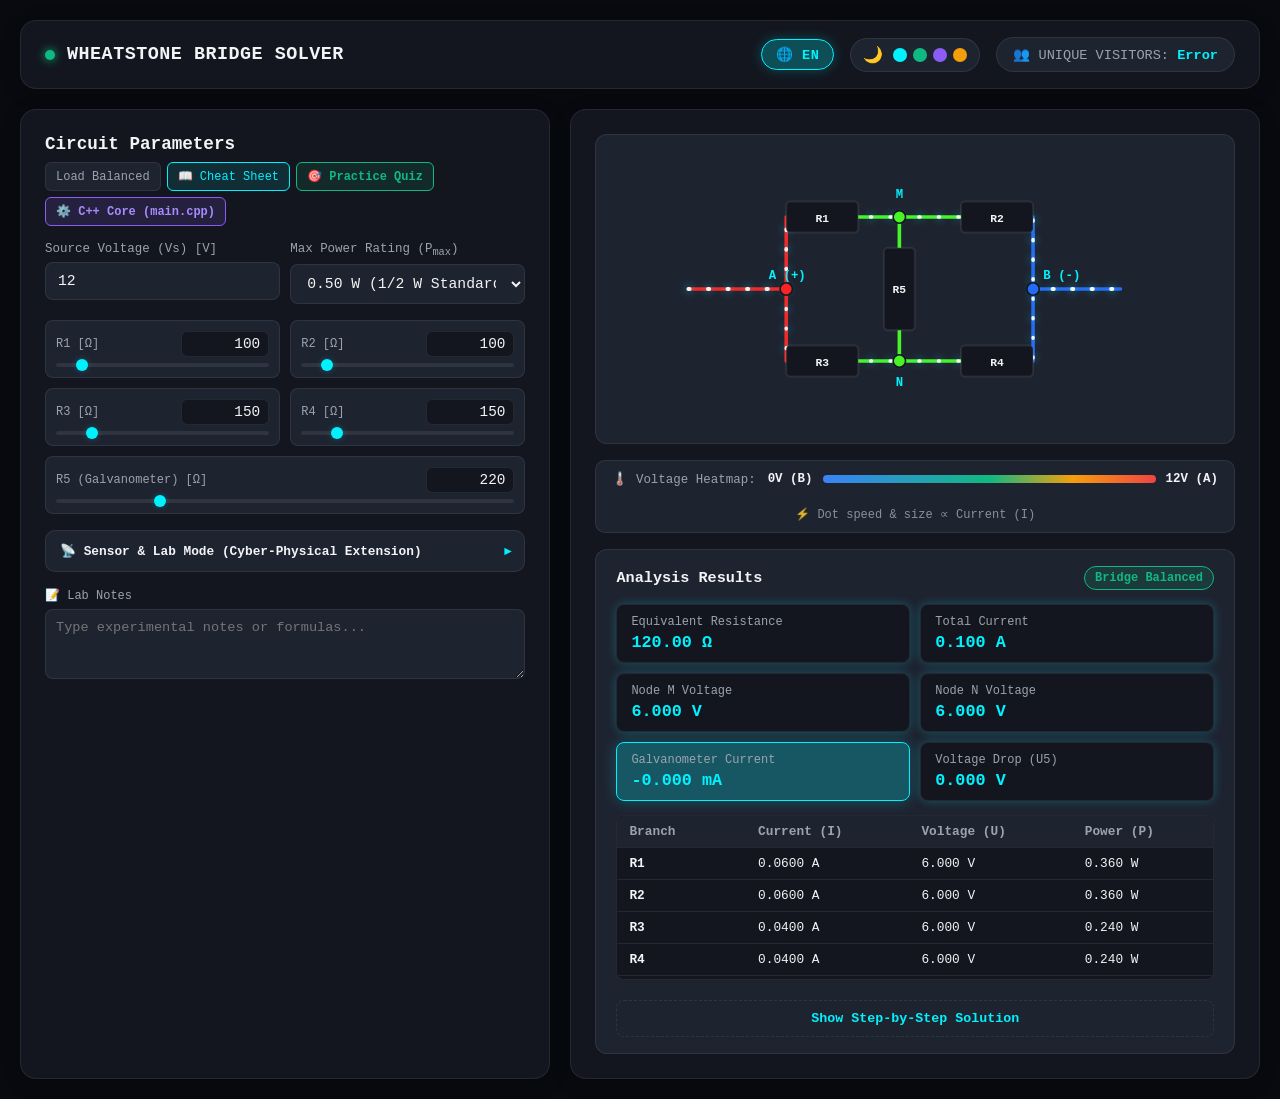
<file: index.html>
<!DOCTYPE html>
<html lang="en" data-theme="dark" data-accent="cyan">
<head>
    <meta charset="UTF-8">
    <meta name="viewport" content="width=device-width, initial-scale=1.0">
    <title>Wheatstone Bridge Engine | Cyber-Physical & C++ Lab</title>
    <link rel="stylesheet" href="style.css">
</head>
<body>
    <div class="app-container">
        <header class="app-header">
            <div class="logo-area">
                <span class="pulse-dot"></span>
                <h1 data-i18n="app_title">WHEATSTONE BRIDGE SOLVER</h1>
            </div>
            <div class="header-controls">
                <button class="lang-switch-btn" id="lang-toggle" title="Switch Language / Đổi Ngôn Ngữ">🌐 EN</button>
                <div class="theme-switcher">
                    <button class="theme-btn" id="theme-toggle" title="Toggle Dark/Light Mode">🌙</button>
                    <div class="accent-pickers">
                        <span class="dot cyan" data-color="cyan" title="Electric Cyan"></span>
                        <span class="dot emerald" data-color="emerald" title="Emerald Green"></span>
                        <span class="dot purple" data-color="purple" title="Cyber Purple"></span>
                        <span class="dot amber" data-color="amber" title="Amber Gold"></span>
                    </div>
                </div>
                <div class="visitor-badge" id="visitor-counter">
                    👥 <span data-i18n="unique_visitors">UNIQUE VISITORS:</span> <span class="count-value">Loading...</span>
                </div>
            </div>
        </header>

        <main class="dashboard-grid">
            <!-- BẢNG ĐIỀU KHIỂN BÊN TRÁI -->
            <section class="panel control-panel">
                <div class="panel-header">
                    <h2 data-i18n="circuit_params">Circuit Parameters</h2>
                    <div style="display: flex; flex-wrap: wrap; gap: 6px;">
                        <button id="preset-balanced" class="preset-btn" data-i18n="load_preset">Load Balanced</button>
                        <button id="open-theory-btn" class="preset-btn theory-btn" data-i18n="theory_btn">📖 Cheat Sheet</button>
                        <button id="start-quiz-btn" class="preset-btn quiz-btn" data-i18n="quiz_btn">🎯 Practice Quiz</button>
                        <button id="open-cpp-btn" class="preset-btn cpp-btn" data-i18n="cpp_core_btn">⚙️ C++ Core (main.cpp)</button>
                    </div>
                </div>

                <div class="top-params-grid">
                    <div class="input-group main-voltage">
                        <label for="vs" data-i18n="source_voltage">Source Voltage (Vs) [V]</label>
                        <input type="number" id="vs" value="12" step="0.5">
                    </div>
                    <div class="input-group main-voltage">
                        <label for="pmax" data-i18n="pmax_label">Max Power Rating (P<sub>max</sub>)</label>
                        <select id="pmax" class="styled-select">
                            <option value="0.25" data-i18n="pmax_opt1">0.25 W (1/4 W Lab)</option>
                            <option value="0.5" selected data-i18n="pmax_opt2">0.50 W (1/2 W Standard)</option>
                            <option value="1" data-i18n="pmax_opt3">1.00 W (High Power)</option>
                            <option value="2" data-i18n="pmax_opt4">2.00 W (Industrial)</option>
                            <option value="9999" data-i18n="pmax_opt5">∞ Unlimited (Ideal)</option>
                        </select>
                    </div>
                </div>

                <div class="resistors-interactive-grid">
                    <div class="interactive-input-group">
                        <div class="label-row"><label for="r1" data-i18n="r1_label">R1 [Ω]</label><input type="number" id="r1" value="100" step="1"></div>
                        <input type="range" id="r1-slider" min="1" max="1000" value="100" class="slider">
                    </div>
                    <div class="interactive-input-group">
                        <div class="label-row"><label for="r2" data-i18n="r2_label">R2 [Ω]</label><input type="number" id="r2" value="100" step="1"></div>
                        <input type="range" id="r2-slider" min="1" max="1000" value="100" class="slider">
                    </div>
                    <div class="interactive-input-group">
                        <div class="label-row"><label for="r3" data-i18n="r3_label">R3 [Ω]</label><input type="number" id="r3" value="150" step="1"></div>
                        <input type="range" id="r3-slider" min="1" max="1000" value="150" class="slider">
                    </div>
                    <div class="interactive-input-group" id="r4-group-card">
                        <div class="label-row"><label for="r4" data-i18n="r4_label">R4 [Ω]</label><input type="number" id="r4" value="150" step="0.1"></div>
                        <input type="range" id="r4-slider" min="1" max="1000" value="150" class="slider">
                    </div>
                    <div class="interactive-input-group full-width">
                        <div class="label-row"><label for="r5" data-i18n="r5_label">R5 (Galvanometer) [Ω]</label><input type="number" id="r5" value="220" step="1"></div>
                        <input type="range" id="r5-slider" min="1" max="1000" value="220" class="slider">
                    </div>
                </div>

                <!-- ============ NÂNG CẤP 2 (RÚT GỌN CHO VẬT LÝ 11): ỨNG DỤNG CẢM BIẾN THỰC TẾ ============ -->
                <section class="sensor-panel" id="sensor-panel">
                    <button class="sensor-panel-toggle" id="sensor-panel-toggle" type="button" aria-expanded="false" aria-controls="sensor-panel-body">
                        <span data-i18n="sensor_panel_title">📡 Ứng Dụng Thực Tế: Khi R4 là Cảm Biến (Mở rộng)</span>
                        <span class="sensor-chevron collapsed" id="sensor-chevron">▾</span>
                    </button>

                    <!-- Thu gọn mặc định (class="sensor-panel-body collapsed") để học sinh lớp 11 không bị ngợp -->
                    <div class="sensor-panel-body collapsed" id="sensor-panel-body">
                        <p class="sensor-desc" data-i18n="sensor_desc">
                            Trong thực tế, R4 được thay bằng cảm biến có điện trở thay đổi theo nhiệt độ hoặc lực kéo/nén.
                        </p>

                        <div class="sensor-mode-row">
                            <label for="sensor-mode" data-i18n="sensor_mode_label">Chọn vai trò của điện trở R4:</label>
                            <select id="sensor-mode" class="styled-select">
                                <option value="none" data-i18n="sensor_mode_none">1 — Điện trở cố định (Bài tập Vật lý 11 chuẩn)</option>
                                <option value="ntc" data-i18n="sensor_mode_ntc">2 — Cảm biến Nhiệt độ NTC (Tự động bật/tắt điều hòa)</option>
                                <option value="strain" data-i18n="sensor_mode_strain">3 — Cảm biến Lực kéo/nén (Đo biến dạng khung xe)</option>
                            </select>
                        </div>

                        <!-- CHẾ ĐỘ 2: CẢM BIẾN NHIỆT ĐỘ (CHỈ GIỮ 1 THANH TRƯỢT NHIỆT ĐỘ) -->
                        <div class="sensor-block" id="sensor-block-ntc" style="display: none;">
                            <div class="sensor-formula">Quy luật: Nhiệt độ T tăng ➔ Điện trở R4 giảm ➔ Cầu lệch (U5 ≠ 0)</div>
                            <div class="sensor-sweep">
                                <div class="label-row">
                                    <label for="ntc-temp" data-i18n="ntc_temp_label">Nhiệt độ môi trường T [°C]</label>
                                    <input type="number" id="ntc-temp" value="25" step="0.5" min="-10" max="60">
                                </div>
                                <input type="range" id="ntc-temp-slider" min="-10" max="60" value="25" step="0.5" class="slider">
                            </div>
                            <!-- Ẩn các hằng số mặc định để code JS vẫn tính toán bình thường mà không làm rối UI -->
                            <input type="hidden" id="ntc-r0" value="100">
                            <input type="hidden" id="ntc-beta" value="3950">
                        </div>

                        <!-- CHẾ ĐỘ 3: CẢM BIẾN LỰC BIẾN DẠNG (CHỈ GIỮ 1 THANH TRƯỢT KÉO/NÉN) -->
                        <div class="sensor-block" id="sensor-block-strain" style="display: none;">
                            <div class="sensor-formula">Quy luật (R = ρ·l/S): Kéo dãn (+) ➔ R4 tăng | Nén (−) ➔ R4 giảm</div>
                            <div class="sensor-sweep">
                                <div class="label-row">
                                    <label for="strain-ue" data-i18n="strain_ue_label">Độ biến dạng kéo / nén [με]</label>
                                    <input type="number" id="strain-ue" value="0" step="50" min="-5000" max="5000">
                                </div>
                                <input type="range" id="strain-ue-slider" min="-5000" max="5000" value="0" step="50" class="slider">
                            </div>
                            <!-- Ẩn các hằng số mặc định -->
                            <input type="hidden" id="strain-rnom" value="350">
                            <input type="hidden" id="strain-gf" value="2.0">
                            <input type="hidden" id="strain-gain" value="100">
                        </div>

                        <!-- KẾT QUẢ CẢM BIẾN GỌN GÀNG -->
                        <div class="sensor-readout" id="sensor-readout" style="display: none;">
                            <div class="sensor-readout-row">
                                <span data-i18n="sensor_live_r4">Điện trở cảm biến R4 hiện tại</span>
                                <strong id="sensor-r4-value">—</strong>
                            </div>
                            <div class="sensor-readout-row">
                                <span data-i18n="sensor_signal">Hiệu điện thế lệch cầu U5 (V_MN)</span>
                                <strong id="sensor-vmn-value">—</strong>
                            </div>
                            <div class="sensor-verdict" id="sensor-verdict">—</div>
                            <button id="sensor-balance-btn" type="button" class="sensor-balance-btn" data-i18n="sensor_balance_btn">⚖️ Cân bằng lại mạch cầu (Đưa U5 về 0V)</button>
                        </div>

                        <!-- ĐỐI CHIẾU LÝ THUYẾT & SAI SỐ ĐO THỰC TẾ (TỐI GIẢN 3 DÒNG) -->
                        <div class="lab-noise-block">
                            <label class="noise-switch">
                                <input type="checkbox" id="noise-enable">
                                <span data-i18n="noise_enable_label">🔀 Mô phỏng sai số đồng hồ đo thực tế (±2%)</span>
                            </label>

                            <!-- Ẩn các thông số lọc phức tạp -->
                            <input type="hidden" id="noise-pct" value="2">
                            <input type="hidden" id="noise-window" value="16">
                            <input type="hidden" id="adc-bits" value="0">

                            <div class="lab-card" id="lab-card">
                                <div class="lab-card-title" data-i18n="lab_card_title">🔬 So Sánh Lý Thuyết &amp; Thực Hành</div>
                                <div class="lab-row">
                                    <span data-i18n="lab_theory">U5 Lý thuyết (Tính từ C++)</span>
                                    <strong id="lab-theory">—</strong>
                                </div>
                                <div class="lab-row">
                                    <span data-i18n="lab_measured">U5 Thực đo (Có sai số ngẫu nhiên)</span>
                                    <strong id="lab-measured">—</strong>
                                </div>
                                <div class="lab-row">
                                    <span data-i18n="lab_err_raw">Độ lệch sai số tương đối |% Error|</span>
                                    <strong id="lab-err-raw">—</strong>
                                </div>
                                <!-- Ẩn các dòng lọc trung bình trượt & đồ thị phức tạp để giữ tương thích JS -->
                                <div style="display: none;">
                                    <span id="lab-filtered-label"></span><strong id="lab-filtered"></strong>
                                    <strong id="lab-err-filtered"></strong>
                                    <svg id="lab-spark"><line id="spark-theory-line"/><polyline id="spark-trace"/></svg>
                                </div>
                                <div class="lab-note" id="lab-note" data-i18n="lab_note_off">Tích chọn ô trên để xem sự khác biệt giữa tính toán lý thuyết và số đo có sai số trong phòng thí nghiệm.</div>
                            </div>
                        </div>

                        <div class="sensor-lock-overlay" id="sensor-lock-overlay">
                            <span data-i18n="sensor_locked">🔒 Đã khóa trong chế độ Luyện Tập</span>
                        </div>
                    </div>
                </section>

                <div class="notes-container">
                    <label for="lab-notes" data-i18n="lab_notes_label">📝 Lab Notes</label>
                    <textarea id="lab-notes" data-i18n-placeholder="lab_notes_placeholder" placeholder="Type formulas..."></textarea>
                </div>
            </section>

            <!-- BẢNG MÔ PHỎNG & KẾT QUẢ BÊN PHẢI -->
            <section class="panel visual-panel">
                <div class="circuit-viewport">
                    <svg id="bridge-svg" viewBox="0 0 520 280" width="100%" height="100%">
                        <!-- 4 Vùng dây dẫn Đẳng thế -->
                        <path id="wire-node-a" class="circuit-line" d="M 40 140 H 135 M 135 70 V 210" />
                        <path id="wire-node-m" class="circuit-line" d="M 205 70 H 305 M 245 70 V 100" />
                        <path id="wire-node-n" class="circuit-line" d="M 205 210 H 305 M 245 180 V 210" />
                        <path id="wire-node-b" class="circuit-line" d="M 375 70 V 210 M 375 140 H 460" />

                        <!-- Hạt dòng điện chạy trên từng nhánh -->
                        <path id="flow-input" class="current-flow" d="M 40 140 H 135" />
                        <path id="flow-r1" class="current-flow" d="M 135 140 V 70 H 245" />
                        <path id="flow-r3" class="current-flow" d="M 135 140 V 210 H 245" />
                        <path id="flow-r5" class="current-flow" d="M 245 70 V 210" />
                        <path id="flow-r2" class="current-flow" d="M 245 70 H 375 V 140" />
                        <path id="flow-r4" class="current-flow" d="M 245 210 H 375 V 140" />
                        <path id="flow-output" class="current-flow" d="M 375 140 H 460" />

                        <!-- 5 Điện trở -->
                        <rect id="box-r1" x="135" y="55" width="70" height="30" rx="4" class="resistor-box" />
                        <rect id="box-r3" x="135" y="195" width="70" height="30" rx="4" class="resistor-box" />
                        <rect id="box-r5" x="230" y="100" width="30" height="80" rx="4" class="resistor-box" />
                        <rect id="box-r2" x="305" y="55" width="70" height="30" rx="4" class="resistor-box" />
                        <rect id="box-r4" x="305" y="195" width="70" height="30" rx="4" class="resistor-box" />

                        <!-- Nhãn tên Điện trở -->
                        <text x="170" y="75" text-anchor="middle" class="svg-label">R1</text>
                        <text x="170" y="215" text-anchor="middle" class="svg-label">R3</text>
                        <text x="245" y="144" text-anchor="middle" class="svg-label">R5</text>
                        <text x="340" y="75" text-anchor="middle" class="svg-label">R2</text>
                        <text id="svg-r4-label" x="340" y="215" text-anchor="middle" class="svg-label">R4</text>

                        <!-- Biểu tượng Cháy / Quá nhiệt -->
                        <text id="fire-r1" x="170" y="50" text-anchor="middle" class="fire-icon" style="display: none;">🔥</text>
                        <text id="fire-r2" x="340" y="50" text-anchor="middle" class="fire-icon" style="display: none;">🔥</text>
                        <text id="fire-r3" x="170" y="245" text-anchor="middle" class="fire-icon" style="display: none;">🔥</text>
                        <text id="fire-r4" x="340" y="245" text-anchor="middle" class="fire-icon" style="display: none;">🔥</text>
                        <text id="fire-r5" x="275" y="145" text-anchor="middle" class="fire-icon" style="display: none;">🔥</text>

                        <!-- 4 Nút A, B, M, N -->
                        <circle id="node-dot-a" cx="135" cy="140" r="6" class="circuit-node" />
                        <text x="118" y="130" class="node-label">A (+)</text>

                        <circle id="node-dot-b" cx="375" cy="140" r="6" class="circuit-node" />
                        <text x="385" y="130" class="node-label">B (-)</text>

                        <circle id="node-dot-m" cx="245" cy="70" r="6" class="circuit-node" />
                        <text x="245" y="52" text-anchor="middle" class="node-label">M</text>

                        <circle id="node-dot-n" cx="245" cy="210" r="6" class="circuit-node" />
                        <text x="245" y="234" text-anchor="middle" class="node-label">N</text>
                    </svg>
                </div>

                <!-- Chú giải Bản đồ nhiệt Điện thế -->
                <div class="voltage-legend">
                    <span data-i18n="heatmap_label">🌡️ Voltage Heatmap:</span>
                    <div class="legend-bar-wrap">
                        <span>0V (B)</span>
                        <div class="legend-gradient"></div>
                        <span id="legend-vs-max">12V (A)</span>
                    </div>
                    <span data-i18n="particle_hint" style="font-size: 0.75rem;">⚡ Dot speed &amp; size ∝ Current (I)</span>
                </div>

                <!-- Cảnh báo Quá tải Công suất -->
                <div id="burnout-banner" class="burnout-banner" style="display: none;">
                    <span>🔥</span>
                    <span id="burnout-text">OVERLOAD WARNING!</span>
                </div>

                <!-- KHUNG LUYỆN TẬP (QUIZ PANEL) -->
                <div id="quiz-panel" class="quiz-panel">
                    <div class="quiz-header">
                        <h3 data-i18n="quiz_title">🎯 Practice Challenge</h3>
                        <button id="exit-quiz-btn" class="quiz-action-btn" data-i18n="quiz_exit" style="padding: 4px 10px; font-size: 0.75rem;">Exit Quiz</button>
                    </div>
                    <p class="quiz-desc" data-i18n="quiz_desc">Results &amp; heatmap are hidden! Calculate the circuit parameters using the random values on the left and enter your answers below (±2% tolerance):</p>
                    
                    <div class="quiz-inputs-grid">
                        <div class="quiz-input-box">
                            <label for="ans-req" data-i18n="quiz_ans_req">R<sub>eq</sub> [Ω]</label>
                            <input type="number" id="ans-req" step="0.01" placeholder="0.00">
                        </div>
                        <div class="quiz-input-box">
                            <label for="ans-vm" data-i18n="quiz_ans_vm">V<sub>m</sub> [V]</label>
                            <input type="number" id="ans-vm" step="0.01" placeholder="0.00">
                        </div>
                        <div class="quiz-input-box">
                            <label for="ans-ig" data-i18n="quiz_ans_ig">I<sub>5</sub> [mA] (+/-)</label>
                            <input type="number" id="ans-ig" step="0.01" placeholder="0.00">
                        </div>
                    </div>

                    <div class="quiz-actions">
                        <button id="check-quiz-btn" class="quiz-action-btn primary" data-i18n="quiz_check">Check Answer</button>
                        <button id="new-quiz-btn" class="quiz-action-btn" data-i18n="quiz_new">🎲 New Problem</button>
                        <button id="reveal-quiz-btn" class="quiz-action-btn" data-i18n="quiz_reveal">👁️ Give Up &amp; Show Solution</button>
                    </div>

                    <div id="quiz-feedback" class="quiz-feedback"></div>
                </div>

                <div class="results-card" id="results-card">
                    <div class="results-header">
                        <h3 data-i18n="analysis_results">Analysis Results</h3>
                        <div id="status-badge" class="status-badge unbalanced">Bridge Unbalanced</div>
                    </div>
                    <div class="metrics-grid">
                        <div class="metric-item"><span data-i18n="req_label">Equivalent Resistance</span><strong id="req-result">0.00 Ω</strong></div>
                        <div class="metric-item"><span data-i18n="itotal_label">Total Current</span><strong id="itotal-result">0.00 A</strong></div>
                        <div class="metric-item"><span data-i18n="vm_label">Node M Voltage</span><strong id="vc-result">0.00 V</strong></div>
                        <div class="metric-item"><span data-i18n="vn_label">Node N Voltage</span><strong id="vd-result">0.00 V</strong></div>
                        <div class="metric-item highlight-box"><span data-i18n="ig_label">Galvanometer Current</span><strong id="ig-result">0.00 mA</strong></div>
                        <div class="metric-item"><span data-i18n="u5_label">Voltage Drop (U5)</span><strong id="u5-result">0.00 V</strong></div>
                    </div>

                    <div class="detailed-table-container">
                        <table class="detailed-table">
                            <thead>
                                <tr>
                                    <th data-i18n="branch_th">Branch</th>
                                    <th data-i18n="current_th">Current (I)</th>
                                    <th data-i18n="voltage_th">Voltage (U)</th>
                                    <th data-i18n="power_th">Power (P)</th>
                                </tr>
                            </thead>
                            <tbody id="detailed-tbody"></tbody>
                        </table>
                    </div>

                    <button id="toggle-solution-btn" class="solution-toggle-btn" data-i18n="show_solution">Show Step-by-Step Solution</button>
                    <div id="solution-panel" class="step-by-step-panel">
                        <p><strong data-i18n="step_1_title">Step 1: System of Equations</strong></p>
                        <div class="equation-block">
                            <div class="theory-eq" data-i18n="kcl_nodes">KCL at Nodes M &amp; N:</div>
                            <div class="sub-eq">Node M: I<sub>1</sub> - I<sub>2</sub> - I<sub>5</sub> = 0</div>
                            <div class="sub-eq" style="margin-bottom: 12px;">Node N: I<sub>3</sub> - I<sub>4</sub> + I<sub>5</sub> = 0</div>
                            <div class="theory-eq" data-i18n="kvl_loops">KVL for 3 Loops:</div>
                            <div class="sub-eq">Loop 1 (A-M-N-A): R<sub>1</sub>I<sub>1</sub> - R<sub>3</sub>I<sub>3</sub> + R<sub>5</sub>I<sub>5</sub> = 0</div>
                            <div class="sub-eq">Loop 2 (M-B-N-M): -R<sub>2</sub>I<sub>2</sub> + R<sub>4</sub>I<sub>4</sub> + R<sub>5</sub>I<sub>5</sub> = 0</div>
                            <div class="sub-eq">Loop 3 (A-M-B): R<sub>1</sub>I<sub>1</sub> + R<sub>2</sub>I<sub>2</sub> = V<sub>s</sub></div>
                        </div>
                        <p><strong data-i18n="step_2_title">Step 2: Substitute Real Values</strong></p>
                        <div class="equation-block">
                            <div id="sys-eq1" class="equation-line" style="background: transparent; padding: 2px 0;"></div>
                            <div id="sys-eq2" class="equation-line" style="background: transparent; padding: 2px 0;"></div>
                            <div id="sys-eq3" class="equation-line" style="background: transparent; padding: 2px 0;"></div>
                            <div id="sys-eq4" class="equation-line" style="background: transparent; padding: 2px 0;"></div>
                            <div id="sys-eq5" class="equation-line" style="background: transparent; padding: 2px 0;"></div>
                        </div>
                        <p><strong data-i18n="step_25_title">Step 2.5: Augmented Matrix [A | b] &amp; Partial Pivoting (main.cpp)</strong></p>
                        <div class="equation-block">
                            <div class="theory-eq" data-i18n="step_25_desc">Exactly the 5×6 array passed to solveGauss() in main.cpp:</div>
                            <div id="step-matrix-host" class="matrix-host"></div>
                            <div class="theory-eq" style="margin-top: 10px;" data-i18n="step_25_pivot">Partial pivoting log (row swaps performed):</div>
                            <div id="step-pivot-log" class="pivot-log"></div>
                        </div>
                        <p><strong data-i18n="step_3_title">Step 3: Solved Branch Currents</strong></p>
                        <div class="equation-block" style="background: transparent; border: none; padding: 0;">
                            <div class="equation-line">
                                I<sub>1</sub> = <span id="step-i1"></span> A<br>
                                I<sub>2</sub> = <span id="step-i2"></span> A<br>
                                I<sub>3</sub> = <span id="step-i3"></span> A<br>
                                I<sub>4</sub> = <span id="step-i4"></span> A<br>
                                I<sub>5</sub> = <span id="step-i5"></span> A
                            </div>
                        </div>
                        <p><strong data-i18n="step_4_title">Step 4: Law of Conservation of Energy Verification</strong></p>
                        <div class="equation-block">
                            <div class="theory-eq" data-i18n="step_4_desc">The solution is only physically valid if generated power equals dissipated power:</div>
                            <div class="sub-eq">P<sub>source</sub> = V<sub>s</sub> · I<sub>total</sub> = <span id="step-psource"></span> W</div>
                            <div class="sub-eq">Σ P<sub>i</sub> = Σ I<sub>i</sub><sup>2</sup> · R<sub>i</sub> = <span id="step-pconsumed"></span> W</div>
                            <div class="sub-eq" id="step-presidual-row">
                                <span data-i18n="step_4_residual">Absolute residual |ΔP|</span> = <span id="step-presidual"></span> W
                            </div>
                            <div id="step-power-verdict" class="power-verdict"></div>
                        </div>
                    </div>
                </div>
            </section>
        </main>
    </div>

    <!-- MODAL LÝ THUYẾT VẬT LÝ 11 -->
    <div id="theory-modal" class="theory-modal">
        <div class="modal-content">
            <button id="close-theory-btn" class="close-modal-btn">X</button>
            <h3 data-i18n="modal_title">Bí Kíp Giải Mạch Cầu (Vật Lý 11)</h3>
            <h4 data-i18n="modal_h1">1. Nhận dạng mạch cầu và phân loại</h4>
            <p data-i18n="modal_p1">Mạch cầu gồm 2 nút chính (M và N) mà điện trở R5 được mắc giữa 2 nút đó.</p>
            <ul>
                <li data-i18n="modal_l1"><strong>Mạch cầu cân bằng:</strong> Khi R1.R4 = R2.R3</li>
                <li data-i18n="modal_l2"><strong>Mạch cầu không cân bằng:</strong> Khi R1.R4 ≠ R2.R3</li>
            </ul>
            <h4 data-i18n="modal_h2">2. Phương pháp giải mạch cầu cân bằng</h4>
            <p data-i18n="modal_p2">Khi mạch cân bằng, hiệu điện thế U5 = 0 và cường độ dòng điện I5 = 0.</p>
            <ul>
                <li data-i18n="modal_l3"><strong>Bước 1:</strong> Kiểm tra điều kiện R1.R4 = R2.R3.</li>
                <li data-i18n="modal_l4"><strong>Bước 2:</strong> Bỏ qua R5 khỏi mạch điện.</li>
                <li data-i18n="modal_l5"><strong>Bước 3:</strong> Vẽ lại mạch: (R1 nt R3) // (R2 nt R4).</li>
                <li data-i18n="modal_l6"><strong>Bước 4:</strong> Tính Rtđ = (R13 * R24) / (R13 + R24).</li>
                <li data-i18n="modal_l7"><strong>Bước 5:</strong> Áp dụng định luật Ôm để tìm I, U.</li>
            </ul>
            <h4 data-i18n="modal_h3">3. Phương pháp giải mạch cầu không cân bằng (Khuyên dùng)</h4>
            <p data-i18n="modal_p3">Sử dụng định luật Kiếc-sôp (Kirchhoff 1 &amp; 2):</p>
            <ul>
                <li data-i18n="modal_l8"><strong>Bước 1:</strong> Đặt ẩn cường độ dòng điện trên các nhánh (I1 đến I5). Dùng quy tắc nút (KCL) để lập phương trình.</li>
                <li data-i18n="modal_l9"><strong>Bước 2:</strong> Viết phương trình hiệu điện thế (KVL) theo các vòng kín của mạch.</li>
                <li data-i18n="modal_l10"><strong>Bước 3:</strong> Giải hệ phương trình 5 ẩn để tìm các dòng điện.</li>
            </ul>
        </div>
    </div>

    <!-- ============ NÂNG CẤP 1: C++ CORE ENGINE & ARCHITECTURE INSPECTOR ============ -->
    <div id="cpp-modal" class="theory-modal cpp-modal">
        <div class="modal-content cpp-modal-content">
            <button id="close-cpp-btn" class="close-modal-btn">X</button>
            <h3 data-i18n="cpp_modal_title">⚙️ C++ Core Engine &amp; Architecture Inspector</h3>
            <p class="cpp-modal-sub" data-i18n="cpp_modal_sub">
                This application runs no 2×2 shortcut. Every value is computed by the exact 5×6 Gaussian Elimination with Partial Pivoting algorithm hand-written in main.cpp.
            </p>

            <div class="cpp-tabs" role="tablist">
                <button class="cpp-tab active" data-tab="trace" role="tab" data-i18n="cpp_tab1">Tab 1 — Live 5×6 Gaussian Trace</button>
                <button class="cpp-tab" data-tab="cli" role="tab" data-i18n="cpp_tab2">Tab 2 — C++ CLI Terminal Simulator</button>
                <button class="cpp-tab" data-tab="source" role="tab" data-i18n="cpp_tab3">Tab 3 — Hand-Written C++ Source &amp; Authorship</button>
            </div>

            <!-- TAB 1: LIVE GAUSSIAN TRACE -->
            <div class="cpp-pane active" id="cpp-pane-trace">
                <div class="cpp-section-label" data-i18n="cpp_trace_params">Current circuit parameters fed into solveGauss()</div>
                <div id="cpp-params" class="cpp-params"></div>

                <div class="cpp-section-label" data-i18n="cpp_trace_initial">1 — Initial augmented matrix [A | b] (5 rows × 6 cols)</div>
                <div id="cpp-matrix-initial" class="matrix-host"></div>

                <div class="cpp-section-label" data-i18n="cpp_trace_pivot">2 — Partial pivoting: abs(matrix[r][c]) &gt; abs(matrix[maxRow][c])</div>
                <div id="cpp-pivot-log" class="pivot-log"></div>

                <div class="cpp-section-label" data-i18n="cpp_trace_upper">3 — Upper-triangular matrix after forward elimination</div>
                <div id="cpp-matrix-upper" class="matrix-host"></div>

                <div class="cpp-section-label" data-i18n="cpp_trace_back">4 — Back substitution → branch currents I1..I5</div>
                <div id="cpp-back-sub" class="back-sub-host"></div>

                <div class="cpp-section-label" data-i18n="cpp_trace_power">5 — Power conservation check (main.cpp lines 105–145)</div>
                <div id="cpp-power-check" class="power-check-host"></div>
            </div>

            <!-- TAB 2: CLI TERMINAL SIMULATOR -->
            <div class="cpp-pane" id="cpp-pane-cli">
                <div class="cpp-section-label" data-i18n="cpp_cli_label">Exact stdout of compiled main.cpp for the current parameters</div>
                <div class="terminal-window">
                    <div class="terminal-bar">
                        <span class="term-dot red"></span><span class="term-dot amber"></span><span class="term-dot green"></span>
                        <span class="terminal-title">main.exe — Wheatstone Bridge C++ CLI</span>
                    </div>
                    <pre class="terminal-body" id="terminal-body"></pre>
                </div>
                <div class="cpp-actions">
                    <button id="run-cli-btn" class="cpp-action-btn primary" data-i18n="cpp_run_btn">▶ Run C++ CLI Simulation</button>
                    <button id="copy-cli-btn" class="cpp-action-btn" data-i18n="cpp_copy_cli_btn">📋 Copy C++ Output</button>
                    <button id="download-cpp-btn" class="cpp-action-btn" data-i18n="cpp_download_btn">⬇ Download main.cpp</button>
                </div>
            </div>

            <!-- TAB 3: SOURCE & AUTHORSHIP ARCHITECTURE -->
            <div class="cpp-pane" id="cpp-pane-source">
                <div class="author-badge">
                    <div class="author-badge-title" data-i18n="arch_title">🏷️ Engineering Authorship &amp; System Architecture Statement</div>
                    <div class="author-row">
                        <span class="author-tag cpp" data-i18n="arch_cpp_tag">Core Mathematical &amp; Physics Engine (main.cpp) — 100% Hand-Written in C++ by Trinh Dinh Nhat Quang</span>
                        <p data-i18n="arch_cpp_body">
                            Independently formulated and implemented in C++ by Trinh Dinh Nhat Quang: 5×6 KCL/KVL linear system construction, Gaussian Elimination with Partial Pivoting (solveGauss), nodal potential derivation (V_M, V_N, V_MN), and rigorous verification of the Law of Conservation of Energy (P_source == P_consumed_total).
                        </p>
                    </div>
                    <div class="author-row">
                        <span class="author-tag web" data-i18n="arch_web_tag">Interactive Web UI &amp; Cyber-Physical Telemetry Visualization</span>
                        <p data-i18n="arch_web_body">
                            System architecture designed by Trinh Dinh Nhat Quang with AI-assisted frontend implementation (index.html, style.css, script.js), directly executing and visualizing the C++ mathematical core alongside transducer and sensor-noise models.
                        </p>
                    </div>
                </div>
                <div class="cpp-section-label" data-i18n="cpp_source_label">main.cpp — Hand-Written C++ Source Code</div>
                <pre class="code-block"><code id="cpp-code-host"></code></pre>
                <div class="cpp-actions">
                    <button id="download-cpp-btn2" class="cpp-action-btn" data-i18n="cpp_download_btn">⬇ Download main.cpp</button>
                    <button id="copy-cpp-btn2" class="cpp-action-btn" data-i18n="cpp_copy_btn">📋 Copy C++ Source</button>
                </div>
            </div>
        </div>
    </div>

    <!-- Nhúng nguyên văn mã nguồn main.cpp để hiển thị và tải về -->
    <script type="text/plain" id="cpp-source-raw">
#include <iostream>
#include <iomanip>
#include <cmath>

using namespace std;

// === GAUSS SOLVER WITH PARTIAL PIVOTING ===
bool solveGauss(double matrix[5][6], double I[5], int N) {
    for (int c = 0; c < N; c++) {
        int maxRow = c;
        for (int r = c + 1; r < N; r++) {
            if (abs(matrix[r][c]) > abs(matrix[maxRow][c])) {
                maxRow = r;
            }
        }

        if (maxRow != c) {
            for (int q = c; q <= N; q++) {
                swap(matrix[c][q], matrix[maxRow][q]);
            }
        }

        if (abs(matrix[c][c]) < 1e-9) {
            return false;
        }

        for (int r = c + 1; r < N; r++) {
            double factor = matrix[r][c] / matrix[c][c];
            for (int q = c; q <= N; q++) {
                matrix[r][q] -= factor * matrix[c][q];
            }
        }
    }

    for (int k = N - 1; k >= 0; k--) {
        double sum = matrix[k][N];
        for (int m = k + 1; m < N; m++) {
            sum -= matrix[k][m] * I[m];
        }
        I[k] = sum / matrix[k][k];
    }

    return true;
}

int main() {
    double R1, R2, R3, R4, R5, Vs;

    cout << "================================================================" << endl;
    cout << "                WHEATSTONE BRIDGE CIRCUIT SOLVER                " << endl;
    cout << "================================================================" << endl;

    // Display ASCII Circuit Schematic
    cout << "                       CIRCUIT SCHEMATIC                        " << endl;
    cout << "       +----------[ R1 ]----------+----------[ R2 ]----------+  " << endl;
    cout << "       |                          |                          |  " << endl;
    cout << "  o----+                          |                          +----o" << endl;
    cout << " (+Vs) |                        [ R5 ]                       |   (GND)" << endl;
    cout << "       |                          |                          |  " << endl;
    cout << "       +----------[ R3 ]----------+----------[ R4 ]----------+  " << endl;
    cout << "================================================================" << endl << endl;

    // Prompt user for input values (Aligned)
    cout << "Enter R1 (Ohm)  : "; cin >> R1;
    cout << "Enter R2 (Ohm)  : "; cin >> R2;
    cout << "Enter R3 (Ohm)  : "; cin >> R3;
    cout << "Enter R4 (Ohm)  : "; cin >> R4;
    cout << "Enter R5 (Ohm)  : "; cin >> R5;
    cout << "Enter Vs (Volt) : "; cin >> Vs;

    // Validate resistor and voltage values
    if (R1 <= 0 || R2 <= 0 || R3 <= 0 || R4 <= 0 || R5 <= 0 || Vs <= 0) {
        cout << "\n[Error]: All resistance values and source voltage must be greater than 0!" << endl;
        return 1;
    }

    // Kirchhoff System Matrix Formulation (5x6)
    // Cập nhật theo đúng Topology chuẩn: M giữa R1-R2, N giữa R3-R4, R5 nối M-N
    double matrix[5][6] = {
        { 1.0, -1.0,  0.0,  0.0, -1.0, 0.0 }, // KCL Node M: I1 - I2 - I5 = 0
        { 0.0,  0.0,  1.0, -1.0,  1.0, 0.0 }, // KCL Node N: I3 - I4 + I5 = 0
        {  R1,  0.0,  -R3,  0.0,   R5, 0.0 }, // KVL Vòng trái (A-M-N-A): R1*I1 - R3*I3 + R5*I5 = 0
        { 0.0,  -R2,  0.0,   R4,   R5, 0.0 }, // KVL Vòng phải (M-B-N-M): -R2*I2 + R4*I4 + R5*I5 = 0
        {  R1,   R2,  0.0,  0.0,  0.0,  Vs }  // KVL Nhánh trên (A-M-B): R1*I1 + R2*I2 = Vs
    };

    double I[5];
    int N = 5;

    // Solve system of equations
    if (!solveGauss(matrix, I, N)) {
        cout << "\n[Error]: Unable to solve system of equations (Singular matrix)!" << endl;
        return 1;
    }

    // Derived Parameters Calculation
    double I_total = I[0] + I[2]; // Dòng điện nguồn: I_total = I1 + I3
    double Req = Vs / I_total;

    // Node voltages (Khớp biến M, N với frontend)
    double V_M = Vs - (I[0] * R1);
    double V_N = Vs - (I[2] * R3);
    double V_MN = V_M - V_N;

    // Power consumption calculations
    double P[5];
    double P_consumed_total = 0;
    for (int i = 0; i < 5; i++) {
        P[i] = I[i] * I[i] * (i == 0 ? R1 : i == 1 ? R2 : i == 2 ? R3 : i == 3 ? R4 : R5);
        P_consumed_total += P[i];
    }
    double P_source = Vs * I_total;

    // Display output results
    cout << "\n================================================================" << endl;
    cout << "                        ANALYSIS RESULTS                        " << endl;
    cout << "================================================================" << endl;
    cout << fixed << setprecision(4);

    cout << "BRANCH CURRENTS:" << endl;
    for (int i = 0; i < N; i++) {
        cout << " - I" << i + 1 << " = " << I[i] << " A (" << I[i] * 1000 << " mA)" << endl;
    }

    cout << "\nNODE VOLTAGES & BRIDGE DIFFERENTIAL:" << endl;
    cout << " - Node M Potential (V_M) = " << V_M << " V" << endl;
    cout << " - Node N Potential (V_N) = " << V_N << " V" << endl;
    cout << " - Voltage Difference V_MN = " << V_MN << " V" << endl;

    cout << "\nBRIDGE STATE:" << endl;
    if (abs(I[4]) < 1e-6) {
        cout << " -> BALANCED WHEATSTONE BRIDGE (I5 = 0 A, V_MN = 0 V)" << endl;
    } else {
        cout << " -> UNBALANCED WHEATSTONE BRIDGE" << endl;
    }

    cout << "\nTOTAL CIRCUIT & ENERGY PARAMETERS:" << endl;
    cout << " - Total Current (I_total) = " << I_total << " A" << endl;
    cout << " - Equivalent Resistance (Req) = " << Req << " Ohm" << endl;
    cout << " - Source Power (P_source) = " << P_source << " Watt" << endl;
    cout << " - Total Power Dissipating on Resistors = " << P_consumed_total << " Watt" << endl;

    if (abs(P_source - P_consumed_total) < 1e-4) {
        cout << " -> Power Conservation Check: PASSED (100% Exact)" << endl;
    }

    cout << "================================================================" << endl;

    return 0;
}
    </script>

    <script src="script.js"></script>
</body>
</html>
</file>
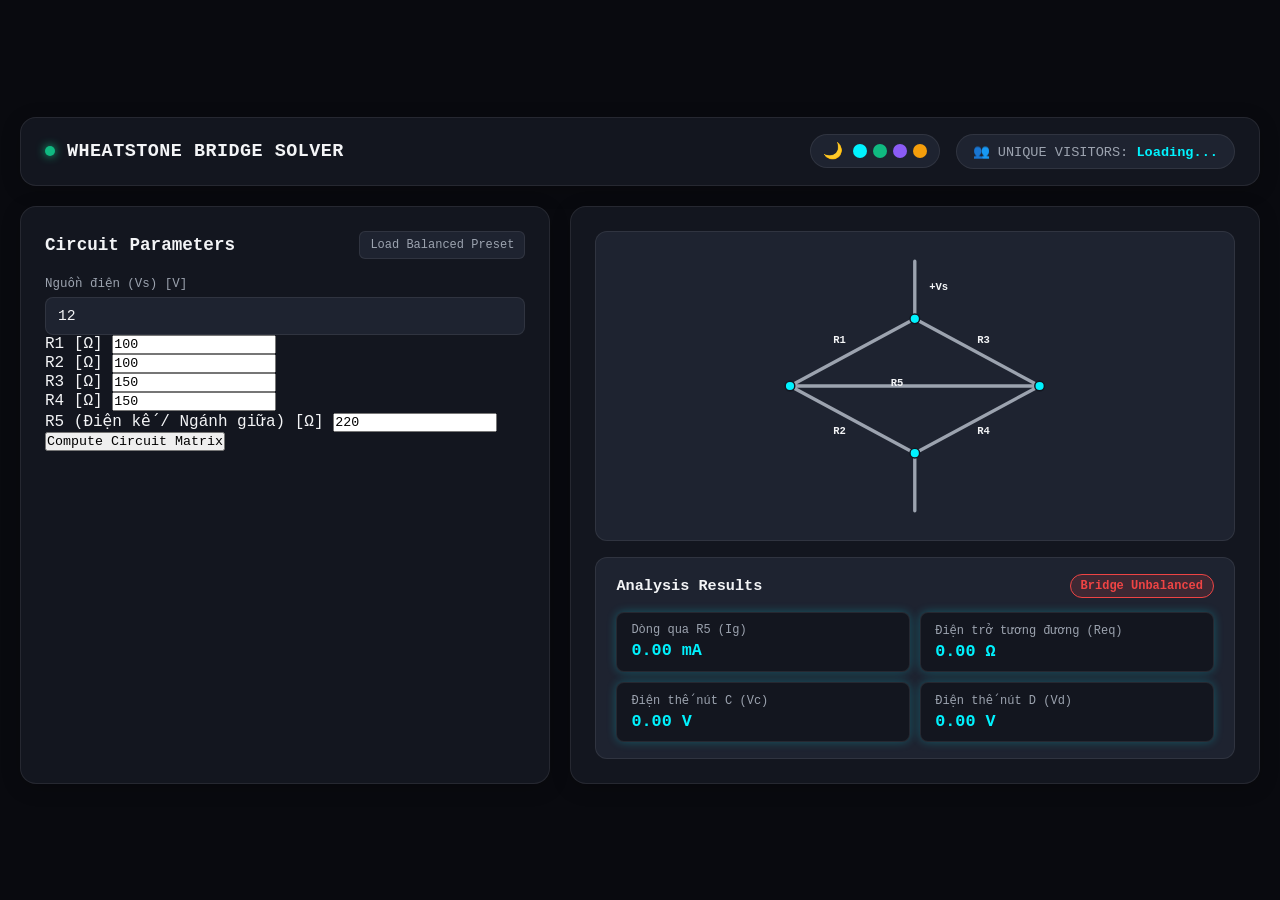
<file: index.html.html>
<!DOCTYPE html>
<html lang="vi" data-theme="dark" data-accent="cyan">
<head>
    <meta charset="UTF-8">
    <meta name="viewport" content="width=device-width, initial-scale=1.0">
    <title>Wheatstone Bridge Engine | Advanced Solver</title>
    <!-- Google Fonts: Inter & JetBrains Mono -->
    <link href="https://fonts.googleapis.com/css2?family=Inter:wght@400;500;600&family=JetBrains+Mono:wght@400;600&display=swap" rel="stylesheet">
    <link rel="stylesheet" href="style.css">
</head>
<body>
    <div class="app-container">
        <!-- Header -->
        <header class="app-header">
            <div class="logo-area">
                <span class="pulse-dot"></span>
                <h1>WHEATSTONE BRIDGE SOLVER</h1>
            </div>
            
            <div class="header-controls">
                <!-- Theme & Accent Switchers -->
                <div class="theme-switcher">
                    <button class="theme-btn" id="theme-toggle" title="Chuyển đổi Dark/Light Mode">🌙</button>
                    <div class="accent-pickers">
                        <span class="dot cyan" data-color="cyan" title="Electric Cyan"></span>
                        <span class="dot emerald" data-color="emerald" title="Emerald Green"></span>
                        <span class="dot purple" data-color="purple" title="Cyber Purple"></span>
                        <span class="dot amber" data-color="amber" title="Amber Gold"></span>
                    </div>
                </div>

                <!-- Unique Visitor Badge -->
                <div class="visitor-badge" id="visitor-counter">
                    👥 UNIQUE VISITORS: <span class="count-value">Loading...</span>
                </div>
            </div>
        </header>

        <!-- Main Dashboard Grid -->
        <main class="dashboard-grid">
            <!-- Control Panel (Left) -->
            <section class="panel control-panel">
                <div class="panel-header">
                    <h2>Circuit Parameters</h2>
                    <button id="preset-balanced" class="preset-btn">Load Balanced Preset</button>
                </div>

                <div class="input-group main-voltage">
                    <label for="vs">Nguồn điện (Vs) [V]</label>
                    <input type="number" id="vs" value="12" step="0.1">
                </div>

                <div class="resistors-grid">
                    <div class="input-group">
                        <label for="r1">R1 [Ω]</label>
                        <input type="number" id="r1" value="100" step="1">
                    </div>
                    <div class="input-group">
                        <label for="r2">R2 [Ω]</label>
                        <input type="number" id="r2" value="100" step="1">
                    </div>
                    <div class="input-group">
                        <label for="r3">R3 [Ω]</label>
                        <input type="number" id="r3" value="150" step="1">
                    </div>
                    <div class="input-group">
                        <label for="r4">R4 [Ω]</label>
                        <input type="number" id="r4" value="150" step="1">
                    </div>
                    <div class="input-group full-width">
                        <label for="r5">R5 (Điện kế / Ngánh giữa) [Ω]</label>
                        <input type="number" id="r5" value="220" step="1">
                    </div>
                </div>

                <button id="calculate-btn" class="primary-btn">Compute Circuit Matrix</button>
            </section>

            <!-- Visualizer & Results (Right) -->
            <section class="panel visual-panel">
                <div class="circuit-viewport">
                    <!-- Sơ đồ mạch SVG Tương tác -->
                    <svg id="bridge-svg" viewBox="0 0 500 300" width="100%" height="100%">
                        <!-- Đường dẫn dây dẫn -->
                        <path class="circuit-line" d="M 250 20 L 250 80 M 250 80 L 120 150 M 250 80 L 380 150 M 120 150 L 380 150 M 120 150 L 250 220 M 380 150 L 250 220 M 250 220 L 250 280" />
                        
                        <!-- Các nút mạch (Nodes) -->
                        <circle cx="250" cy="80" r="5" class="circuit-node" />
                        <circle cx="120" cy="150" r="5" class="circuit-node" />
                        <circle cx="380" cy="150" r="5" class="circuit-node" />
                        <circle cx="250" cy="220" r="5" class="circuit-node" />

                        <!-- Nhãn điện trở trên SVG -->
                        <text x="165" y="105" class="svg-label">R1</text>
                        <text x="315" y="105" class="svg-label">R3</text>
                        <text x="225" y="150" class="svg-label r5-label">R5</text>
                        <text x="165" y="200" class="svg-label">R2</text>
                        <text x="315" y="200" class="svg-label">R4</text>
                        <text x="265" y="50" class="svg-label vs-label">+Vs</text>
                    </svg>
                </div>

                <div class="results-card">
                    <div class="results-header">
                        <h3>Analysis Results</h3>
                        <div id="status-badge" class="status-badge unbalanced">Bridge Unbalanced</div>
                    </div>
                    
                    <div class="metrics-grid">
                        <div class="metric-item">
                            <span>Dòng qua R5 (Ig)</span>
                            <strong id="ig-result">0.00 mA</strong>
                        </div>
                        <div class="metric-item">
                            <span>Điện trở tương đương (Req)</span>
                            <strong id="req-result">0.00 Ω</strong>
                        </div>
                        <div class="metric-item">
                            <span>Điện thế nút C (Vc)</span>
                            <strong id="vc-result">0.00 V</strong>
                        </div>
                        <div class="metric-item">
                            <span>Điện thế nút D (Vd)</span>
                            <strong id="vd-result">0.00 V</strong>
                        </div>
                    </div>
                </div>
            </section>
        </main>
    </div>
    <script src="script.js"></script>
</body>
</html>
</file>
<file: style.css>
:root {
    --bg-primary: #090A0F;
    --bg-secondary: #13161F;
    --surface: #1E2330;
    --surface-hover: #262D40;
    --text-main: #F3F4F6;
    --text-muted: #9CA3AF;
    --border-color: rgba(255, 255, 255, 0.08);
    --accent: #00F2FE;
    --accent-glow: rgba(0, 242, 254, 0.25);
    --danger: #EF4444;
    --success: #10B981;
    --font-mono: ui-monospace, SFMono-Regular, Menlo, Monaco, Consolas, "Liberation Mono", monospace;
}

[data-theme="light"] {
    --bg-primary: #F1F5F9;
    --bg-secondary: #FFFFFF;
    --surface: #E2E8F0;
    --surface-hover: #CBD5E1;
    --text-main: #0F172A;
    --text-muted: #64748B;
    --border-color: rgba(0, 0, 0, 0.08);
    --accent: #0284C7;
    --accent-glow: rgba(2, 132, 199, 0.2);
}

[data-accent="emerald"] { --accent: #10B981; --accent-glow: rgba(16, 185, 129, 0.25); }
[data-accent="purple"]  { --accent: #8B5CF6; --accent-glow: rgba(139, 92, 246, 0.25); }
[data-accent="amber"]   { --accent: #F59E0B; --accent-glow: rgba(245, 158, 11, 0.25); }

* { box-sizing: border-box; margin: 0; padding: 0; }
body, input, button, textarea, select, table, th, td { font-family: var(--font-mono); }
body { background-color: var(--bg-primary); color: var(--text-main); min-height: 100vh; display: flex; justify-content: center; align-items: center; padding: 20px; transition: background-color 0.3s ease, color 0.3s ease; }
.app-container { width: 100%; max-width: 1250px; display: flex; flex-direction: column; gap: 20px; }
.app-header { background: var(--bg-secondary); border: 1px solid var(--border-color); border-radius: 16px; padding: 16px 24px; display: flex; justify-content: space-between; align-items: center; box-shadow: 0 4px 20px rgba(0,0,0,0.2); flex-wrap: wrap; gap: 12px; }
.logo-area { display: flex; align-items: center; gap: 12px; }
.pulse-dot { width: 10px; height: 10px; background-color: var(--success); border-radius: 50%; box-shadow: 0 0 10px var(--success); animation: pulse 2s infinite; }
@keyframes pulse { 0% { transform: scale(0.95); opacity: 0.8; } 50% { transform: scale(1.2); opacity: 1; box-shadow: 0 0 15px var(--success); } 100% { transform: scale(0.95); opacity: 0.8; } }
.logo-area h1 { font-size: 1.15rem; font-weight: 600; letter-spacing: 0.5px; }
.header-controls { display: flex; align-items: center; gap: 16px; flex-wrap: wrap; }

/* --- NÚT CHUYỂN NGÔN NGỮ NỔI BẬT DỄ NHÌN --- */
.lang-switch-btn {
    background: var(--accent-glow);
    color: var(--accent);
    border: 1.5px solid var(--accent);
    border-radius: 20px;
    padding: 6px 14px;
    font-size: 0.85rem;
    font-weight: 700;
    letter-spacing: 0.5px;
    cursor: pointer;
    box-shadow: 0 0 12px var(--accent-glow);
    transition: all 0.25s ease;
    display: flex;
    align-items: center;
    gap: 6px;
}
.lang-switch-btn:hover {
    background: var(--accent);
    color: #090A0F;
    box-shadow: 0 0 18px var(--accent);
    transform: translateY(-1px);
}

.theme-switcher { display: flex; align-items: center; gap: 10px; background: var(--surface); padding: 6px 12px; border-radius: 30px; border: 1px solid var(--border-color); }
.theme-btn { background: none; border: none; cursor: pointer; font-size: 1rem; color: var(--text-main); }
.accent-pickers { display: flex; gap: 6px; }
.accent-pickers .dot { width: 14px; height: 14px; border-radius: 50%; cursor: pointer; transition: transform 0.2s; }
.dot:hover { transform: scale(1.2); }
.dot.cyan { background-color: #00F2FE; } .dot.emerald { background-color: #10B981; } .dot.purple { background-color: #8B5CF6; } .dot.amber { background-color: #F59E0B; }
.visitor-badge { background: var(--surface); border: 1px solid var(--border-color); padding: 8px 16px; border-radius: 30px; font-size: 0.85rem; color: var(--text-muted); }
.visitor-badge .count-value { color: var(--accent); font-weight: 600; }
.dashboard-grid { display: grid; grid-template-columns: 1fr 1.3fr; gap: 20px; }
@media(max-width: 950px) { .dashboard-grid { grid-template-columns: 1fr; } .detailed-table-container { max-height: 190px !important; } }
.panel { background: var(--bg-secondary); border: 1px solid var(--border-color); border-radius: 16px; padding: 24px; box-shadow: 0 4px 20px rgba(0,0,0,0.2); }
.panel-header { display: flex; justify-content: space-between; align-items: center; margin-bottom: 16px; flex-wrap: wrap; gap: 8px; }
.panel h2 { font-size: 1.1rem; font-weight: 600; }
.preset-btn { background: var(--surface); border: 1px solid var(--border-color); color: var(--text-muted); font-size: 0.75rem; padding: 6px 10px; border-radius: 6px; cursor: pointer; transition: all 0.2s; }
.preset-btn:hover { color: var(--accent); border-color: var(--accent); }

/* --- Ô NHẬP ĐIỆN ÁP NGUỒN & Ô CHỌN P_MAX ĐỒNG BỘ MÀU TỐI --- */
.top-params-grid { display: grid; grid-template-columns: 1fr 1fr; gap: 10px; margin-bottom: 16px; }
@media(max-width: 550px) { .top-params-grid { grid-template-columns: 1fr; } }
.main-voltage { display: flex; flex-direction: column; gap: 6px; }
.main-voltage label { font-size: 0.78rem; color: var(--text-muted); }
.main-voltage input,
.main-voltage select,
select.styled-select {
    width: 100%;
    background-color: var(--surface) !important;
    color: var(--text-main) !important;
    border: 1px solid var(--border-color) !important;
    border-radius: 8px;
    padding: 10px 12px;
    font-size: 0.92rem;
    outline: none;
    cursor: pointer;
    transition: border-color 0.2s, box-shadow 0.2s;
}
.main-voltage select option,
select.styled-select option {
    background-color: var(--bg-secondary);
    color: var(--text-main);
    padding: 8px;
}
.main-voltage input:focus,
.main-voltage select:focus,
select.styled-select:focus {
    border-color: var(--accent) !important;
    box-shadow: 0 0 10px var(--accent-glow);
}

input[type="number"]::-webkit-inner-spin-button, input[type="number"]::-webkit-outer-spin-button { -webkit-appearance: none; margin: 0; } input[type="number"] { -moz-appearance: textfield; }
.resistors-interactive-grid { display: grid; grid-template-columns: 1fr 1fr; gap: 10px; margin-bottom: 16px; }
.interactive-input-group { background: var(--surface); border: 1px solid var(--border-color); border-radius: 8px; padding: 10px; display: flex; flex-direction: column; gap: 6px; transition: border-color 0.25s, box-shadow 0.25s; }
.interactive-input-group.full-width { grid-column: span 2; }
.interactive-input-group.transducer-driven { border-color: var(--accent); box-shadow: 0 0 10px var(--accent-glow); }
.label-row { display: flex; justify-content: space-between; align-items: center; }
.label-row label { font-size: 0.75rem; color: var(--text-muted); }
.label-row input[type="number"] { background: var(--bg-secondary); border: 1px solid var(--border-color); border-radius: 6px; padding: 4px 8px; color: var(--text-main); font-size: 0.9rem; width: 88px; text-align: right; outline: none; }
.label-row input[type="number"]:focus { border-color: var(--accent); }
.slider { -webkit-appearance: none; width: 100%; height: 4px; border-radius: 2px; background: var(--border-color); outline: none; transition: opacity 0.2s; }
.slider::-webkit-slider-thumb { -webkit-appearance: none; appearance: none; width: 12px; height: 12px; border-radius: 50%; background: var(--accent); cursor: pointer; box-shadow: 0 0 6px var(--accent-glow); }
.slider::-moz-range-thumb { width: 12px; height: 12px; border-radius: 50%; background: var(--accent); cursor: pointer; border: none; box-shadow: 0 0 6px var(--accent-glow); }
.notes-container { display: flex; flex-direction: column; gap: 6px; }
.notes-container label { font-size: 0.75rem; color: var(--text-muted); }
.notes-container textarea { background: var(--surface); border: 1px solid var(--border-color); border-radius: 8px; padding: 10px; color: var(--text-main); font-size: 0.85rem; resize: vertical; min-height: 70px; outline: none; }
.notes-container textarea:focus { border-color: var(--accent); box-shadow: 0 0 8px var(--accent-glow); }
.visual-panel { display: flex; flex-direction: column; gap: 16px; }

/* --- SƠ ĐỒ MẠCH, BẢN ĐỒ NHIỆT ĐIỆN THẾ & HẠT DÒNG ĐIỆN --- */
.circuit-viewport { background: var(--surface); border-radius: 12px; border: 1px solid var(--border-color); aspect-ratio: 520 / 280; min-height: 180px; max-height: 310px; display: flex; flex-direction: column; justify-content: center; align-items: center; padding: 10px; position: relative; }
.circuit-line { stroke: var(--text-muted); stroke-width: 3.5; fill: none; transition: stroke 0.35s ease; stroke-linecap: round; stroke-linejoin: round; }

.current-flow {
    stroke: #FFFFFF;
    stroke-width: 4;
    fill: none;
    stroke-linecap: round;
    stroke-dasharray: 1 18;
    opacity: 0;
    filter: drop-shadow(0 0 4px var(--accent));
    transition: opacity 0.2s ease, stroke-width 0.2s ease;
}
[data-theme="light"] .current-flow {
    stroke: #0F172A;
    filter: drop-shadow(0 0 3px var(--accent));
}
.current-flow.flowing-forward {
    opacity: 0.95;
    animation: particleFlowForward 1s linear infinite;
}
.current-flow.flowing-reverse {
    opacity: 0.95;
    animation: particleFlowReverse 1s linear infinite;
}
@keyframes particleFlowForward {
    from { stroke-dashoffset: 19; }
    to   { stroke-dashoffset: 0; }
}
@keyframes particleFlowReverse {
    from { stroke-dashoffset: -19; }
    to   { stroke-dashoffset: 0; }
}

.resistor-box { fill: var(--bg-secondary); stroke: var(--border-color); stroke-width: 2; transition: fill 0.3s, stroke 0.3s, filter 0.3s; }
.resistor-box.sensor-highlight { stroke: var(--accent); stroke-width: 2.2px; filter: drop-shadow(0 0 6px var(--accent-glow)); }
.resistor-box.overloaded {
    fill: rgba(239, 68, 68, 0.35) !important;
    stroke: #EF4444 !important;
    stroke-width: 2.5px !important;
    filter: drop-shadow(0 0 10px #EF4444);
    animation: overheatShake 0.25s infinite;
}
@keyframes overheatShake {
    0%, 100% { transform: translate(0, 0); }
    25% { transform: translate(-1px, 1px); }
    50% { transform: translate(1px, -1px); }
    75% { transform: translate(-1px, -1px); }
}
.fire-icon { font-size: 15px; display: none; pointer-events: none; user-select: none; }
.fire-icon.visible { display: block; animation: flamePulse 0.6s infinite alternate; }
@keyframes flamePulse {
    from { transform: translateY(0) scale(1); }
    to   { transform: translateY(-3px) scale(1.18); }
}

.circuit-node { fill: var(--accent); transition: fill 0.35s ease; stroke: var(--bg-secondary); stroke-width: 1.5; }
.svg-label { fill: var(--text-main); font-size: 11px; font-weight: 600; pointer-events: none; }
.node-label { fill: var(--accent); font-size: 12px; font-weight: 700; }

/* Thanh chú thích Bản đồ nhiệt Điện thế */
.voltage-legend {
    display: flex;
    align-items: center;
    justify-content: space-between;
    gap: 12px;
    background: var(--surface);
    border: 1px solid var(--border-color);
    border-radius: 10px;
    padding: 10px 16px;
    font-size: 0.78rem;
    color: var(--text-muted);
    flex-wrap: wrap;
}
.legend-bar-wrap { display: flex; align-items: center; gap: 10px; flex: 1; min-width: 180px; font-weight: 600; color: var(--text-main); }
.legend-gradient {
    flex: 1;
    height: 8px;
    border-radius: 4px;
    background: linear-gradient(90deg, #3B82F6 0%, #10B981 50%, #F59E0B 75%, #EF4444 100%);
}
.burnout-banner {
    display: none;
    background: rgba(239, 68, 68, 0.16);
    border: 1px solid var(--danger);
    color: var(--danger);
    padding: 10px 14px;
    border-radius: 8px;
    font-size: 0.82rem;
    font-weight: 600;
    align-items: center;
    gap: 8px;
}
.burnout-banner.show { display: flex; }

.results-card { background: var(--surface); border-radius: 12px; border: 1px solid var(--border-color); padding: 16px 20px; display: flex; flex-direction: column; gap: 14px; }
.results-header { display: flex; justify-content: space-between; align-items: center; flex-wrap: wrap; gap: 8px; }
.results-header h3 { font-size: 0.95rem; }
.status-badge { font-size: 0.75rem; padding: 4px 10px; border-radius: 20px; font-weight: 600; }
.status-badge.balanced { background: rgba(16, 185, 129, 0.15); color: var(--success); border: 1px solid var(--success); }
.status-badge.unbalanced { background: rgba(239, 68, 68, 0.15); color: var(--danger); border: 1px solid var(--danger); }
.metrics-grid { display: grid; grid-template-columns: 1fr 1fr; gap: 10px; }
.metric-item { background: var(--bg-secondary); border: 1px solid var(--border-color); border-radius: 8px; padding: 10px 14px; display: flex; flex-direction: column; gap: 4px; box-shadow: 0 0 10px var(--accent-glow); transition: border-color 0.3s ease, box-shadow 0.3s ease; }
.metric-item:hover { border-color: var(--accent); box-shadow: 0 0 15px var(--accent-glow); }
.metric-item span { font-size: 0.75rem; color: var(--text-muted); }
.metric-item strong { font-size: 1.05rem; color: var(--accent); }
.highlight-box { border-color: var(--accent); background: var(--accent-glow); box-shadow: 0 0 15px var(--accent-glow); }
.detailed-table-container { max-height: 165px; overflow-y: auto; overflow-x: auto; -webkit-overflow-scrolling: touch; border: 1px solid var(--border-color); border-radius: 8px; background: var(--bg-secondary); }
.detailed-table { width: 100%; min-width: 420px; border-collapse: collapse; font-size: 0.8rem; text-align: left; }
.detailed-table th, .detailed-table td { padding: 8px 12px; border-bottom: 1px solid var(--border-color); }
.detailed-table th { background: var(--surface); color: var(--text-muted); position: sticky; top: 0; }
.detailed-table td { color: var(--text-main); }
.overloaded-row td { color: var(--danger) !important; font-weight: 600; background: rgba(239, 68, 68, 0.08); }

/* --- STEP-BY-STEP SOLUTION PANEL --- */
.solution-toggle-btn { width: 100%; margin-top: 6px; padding: 10px; background: var(--surface); border: 1px dashed var(--border-color); color: var(--accent); font-weight: 600; border-radius: 8px; cursor: pointer; transition: all 0.3s ease; }
.solution-toggle-btn:hover { background: var(--bg-primary); border-style: solid; box-shadow: 0 0 10px var(--accent-glow); }
.step-by-step-panel { display: none; margin-top: 8px; padding: 16px; background: var(--bg-primary); border-radius: 8px; border: 1px solid var(--border-color); font-size: 0.85rem; line-height: 1.6; }
.step-by-step-panel.visible { display: block; }
.step-by-step-panel p { margin-bottom: 8px; }
.equation-block { margin-bottom: 16px; background: rgba(0,0,0,0.15); padding: 12px; border-radius: 6px; border-left: 3px solid var(--accent); }
.theory-eq { color: var(--text-muted); font-style: italic; margin-bottom: 6px; padding-bottom: 6px; border-bottom: 1px dashed var(--border-color); }
.sub-eq { color: var(--text-main); margin-bottom: 6px; }
.equation-line { color: var(--accent); font-weight: bold; background: rgba(0, 0, 0, 0.2); padding: 6px 10px; border-radius: 4px; }

/* --- BẢNG TRA CỨU LÝ THUYẾT (MODAL) --- */
.theory-modal { display: none; position: fixed; z-index: 1000; left: 0; top: 0; width: 100%; height: 100%; background-color: rgba(0, 0, 0, 0.7); backdrop-filter: blur(4px); justify-content: center; align-items: center; }
.theory-modal.show { display: flex; }
.modal-content { background: var(--bg-primary); border: 1px solid var(--accent); border-radius: 12px; width: 90%; max-width: 700px; max-height: 85vh; overflow-y: auto; padding: 24px; box-shadow: 0 0 20px var(--accent-glow); position: relative; line-height: 1.6; }
.modal-content h3 { color: var(--accent); margin-bottom: 12px; border-bottom: 1px dashed var(--border-color); padding-bottom: 8px; padding-right: 40px; }
.modal-content h4 { color: var(--text-main); margin: 16px 0 8px 0; }
.modal-content ul { margin-left: 20px; color: var(--text-muted); font-size: 0.9rem; }
.modal-content li { margin-bottom: 6px; }
.modal-content p { color: var(--text-muted); font-size: 0.9rem; margin-bottom: 10px; }
.close-modal-btn { position: absolute; right: 20px; top: 20px; background: var(--danger); color: white; border: none; border-radius: 6px; padding: 6px 12px; cursor: pointer; font-weight: bold; }
.close-modal-btn:hover { background: #DC2626; }
.theory-btn { background: rgba(0, 242, 254, 0.1); color: var(--accent); border-color: var(--accent); }

/* --- CHẾ ĐỘ LUYỆN TẬP (QUIZ MODE) --- */
.quiz-btn { background: rgba(16, 185, 129, 0.12); color: var(--success); border-color: var(--success); font-weight: 600; }
.quiz-btn:hover { background: var(--success); color: #090A0F; border-color: var(--success); }
.quiz-panel { display: none; background: var(--bg-primary); border: 1.5px solid var(--accent); border-radius: 12px; padding: 16px 20px; box-shadow: 0 0 18px var(--accent-glow); }
.quiz-panel.active { display: block; }
.quiz-header { display: flex; justify-content: space-between; align-items: center; margin-bottom: 8px; }
.quiz-header h3 { color: var(--accent); font-size: 0.95rem; }
.quiz-desc { font-size: 0.8rem; color: var(--text-muted); margin-bottom: 12px; line-height: 1.4; }
.quiz-inputs-grid { display: grid; grid-template-columns: repeat(3, 1fr); gap: 10px; margin-bottom: 12px; }
@media(max-width: 600px) { .quiz-inputs-grid { grid-template-columns: 1fr; } }
.quiz-input-box { display: flex; flex-direction: column; gap: 4px; }
.quiz-input-box label { font-size: 0.75rem; color: var(--text-muted); }
.quiz-input-box input { background: var(--surface); border: 1px solid var(--border-color); border-radius: 6px; padding: 8px 10px; color: var(--text-main); font-size: 0.9rem; outline: none; }
.quiz-input-box input:focus { border-color: var(--accent); }
.quiz-actions { display: flex; gap: 8px; flex-wrap: wrap; }
.quiz-action-btn { padding: 8px 14px; border-radius: 6px; font-size: 0.8rem; font-weight: 600; cursor: pointer; border: 1px solid var(--border-color); background: var(--surface); color: var(--text-main); transition: all 0.2s; }
.quiz-action-btn.primary { background: var(--accent); color: #090A0F; border-color: var(--accent); }
.quiz-action-btn:hover { opacity: 0.9; transform: translateY(-1px); }
.quiz-feedback { margin-top: 12px; font-size: 0.82rem; padding: 10px 12px; border-radius: 6px; display: none; line-height: 1.5; }
.quiz-feedback.show { display: block; }
.quiz-feedback.correct { background: rgba(16, 185, 129, 0.15); border: 1px solid var(--success); color: var(--success); }
.quiz-feedback.wrong { background: rgba(239, 68, 68, 0.15); border: 1px solid var(--danger); color: var(--danger); }

.results-card.blind-mode .metrics-grid,
.results-card.blind-mode .detailed-table-container,
.results-card.blind-mode #status-badge {
    filter: blur(8px);
    pointer-events: none;
    user-select: none;
    opacity: 0.35;
    transition: filter 0.3s ease, opacity 0.3s ease;
}

/* Căn giữa dòng ghi chú tốc độ hạt */
.voltage-legend span[data-i18n="particle_hint"] {
    width: 100%;
    display: block;
    text-align: center;
    margin-top: 8px;
    opacity: 0.85;
}

/* ============================================================
   NÂNG CẤP 1 — C++ CORE ENGINE & ARCHITECTURE INSPECTOR
   ============================================================ */
.cpp-btn { background: rgba(139, 92, 246, 0.14); color: #A78BFA; border-color: #8B5CF6; font-weight: 600; }
.cpp-btn:hover { background: #8B5CF6; color: #FFFFFF; border-color: #8B5CF6; }
.preset-btn:disabled { opacity: 0.35; cursor: not-allowed; }
.preset-btn:disabled:hover { color: var(--text-muted); border-color: var(--border-color); background: var(--surface); }

.cpp-modal-content { max-width: 920px; max-height: 90vh; }
.cpp-modal-sub { font-size: 0.82rem; color: var(--text-muted); margin-bottom: 14px; }

.cpp-tabs { display: flex; gap: 6px; flex-wrap: wrap; border-bottom: 1px solid var(--border-color); margin-bottom: 14px; }
.cpp-tab {
    background: transparent; border: 1px solid transparent; border-bottom: none;
    color: var(--text-muted); font-size: 0.78rem; font-weight: 600;
    padding: 8px 12px; border-radius: 8px 8px 0 0; cursor: pointer; transition: all 0.2s;
}
.cpp-tab:hover { color: var(--accent); }
.cpp-tab.active { color: var(--accent); background: var(--surface); border-color: var(--border-color); }
.cpp-pane { display: none; }
.cpp-pane.active { display: block; }

.cpp-section-label {
    font-size: 0.74rem; font-weight: 700; color: var(--accent);
    text-transform: uppercase; letter-spacing: 0.4px;
    margin: 16px 0 8px 0; padding-bottom: 4px; border-bottom: 1px dashed var(--border-color);
}
.cpp-pane .cpp-section-label:first-child { margin-top: 0; }

.cpp-params { display: flex; flex-wrap: wrap; gap: 6px; }
.cpp-param-chip {
    background: var(--surface); border: 1px solid var(--border-color);
    border-radius: 6px; padding: 5px 10px; font-size: 0.78rem; color: var(--text-main);
}
.cpp-param-chip b { color: var(--accent); }

/* Augmented matrix renderer */
.matrix-host { overflow-x: auto; -webkit-overflow-scrolling: touch; }
.matrix-table { border-collapse: collapse; font-size: 0.74rem; min-width: 430px; width: 100%; }
.matrix-table td {
    padding: 5px 9px; text-align: right; color: var(--text-main);
    border-top: 1px solid transparent; border-bottom: 1px solid transparent;
}
.matrix-table td.row-tag { color: var(--text-muted); text-align: left; padding-right: 12px; font-size: 0.7rem; white-space: nowrap; }
.matrix-table td.bar-col { border-left: 2px solid var(--accent); color: var(--accent); font-weight: 700; }
.matrix-table td.zero-val { color: var(--text-muted); opacity: 0.45; }
.matrix-table tr.swapped-row td { background: rgba(245, 158, 11, 0.14); }
.matrix-table td.pivot-cell { background: var(--accent-glow); color: var(--accent); font-weight: 700; border-radius: 3px; }

/* Pivoting log */
.pivot-log { display: flex; flex-direction: column; gap: 4px; }
.pivot-line { font-size: 0.74rem; color: var(--text-muted); padding: 4px 8px; border-radius: 4px; background: rgba(0,0,0,0.15); line-height: 1.45; }
.pivot-line.swap { color: #F59E0B; border-left: 2px solid #F59E0B; }
.pivot-line.noswap { border-left: 2px solid var(--border-color); }
.pivot-line b { color: var(--text-main); }

/* Back substitution + power check */
.back-sub-host { display: flex; flex-direction: column; gap: 4px; }
.back-sub-line { font-size: 0.76rem; padding: 5px 9px; border-radius: 4px; background: rgba(0,0,0,0.15); border-left: 2px solid var(--accent); color: var(--text-main); }
.back-sub-line b { color: var(--accent); }
.power-check-host { display: flex; flex-direction: column; gap: 5px; font-size: 0.78rem; }
.power-check-row { display: flex; justify-content: space-between; gap: 12px; padding: 5px 9px; background: rgba(0,0,0,0.15); border-radius: 4px; flex-wrap: wrap; }
.power-check-row span { color: var(--text-muted); }
.power-check-row strong { color: var(--text-main); }
.power-verdict { margin-top: 8px; font-size: 0.78rem; font-weight: 700; padding: 8px 12px; border-radius: 6px; }
.power-verdict.passed { background: rgba(16, 185, 129, 0.15); border: 1px solid var(--success); color: var(--success); }
.power-verdict.failed { background: rgba(239, 68, 68, 0.15); border: 1px solid var(--danger); color: var(--danger); }

/* Terminal emulator */
.terminal-window { border-radius: 10px; overflow: hidden; border: 1px solid var(--border-color); background: #0B0E14; }
.terminal-bar { display: flex; align-items: center; gap: 6px; padding: 8px 12px; background: #1A1F2B; border-bottom: 1px solid rgba(255,255,255,0.07); }
.term-dot { width: 10px; height: 10px; border-radius: 50%; }
.term-dot.red { background: #FF5F57; } .term-dot.amber { background: #FEBC2E; } .term-dot.green { background: #28C840; }
.terminal-title { margin-left: 8px; font-size: 0.72rem; color: #8A94A6; }
.terminal-body {
    margin: 0; padding: 14px; font-family: var(--font-mono); font-size: 0.7rem;
    line-height: 1.5; color: #C8F7D4; white-space: pre; overflow-x: auto;
    max-height: 340px; overflow-y: auto; -webkit-overflow-scrolling: touch;
}
.terminal-body .term-cursor { background: #C8F7D4; color: #0B0E14; animation: termBlink 0.9s steps(1) infinite; }
@keyframes termBlink { 50% { opacity: 0.25; } }

.cpp-actions { display: flex; gap: 8px; flex-wrap: wrap; margin-top: 12px; }
.cpp-action-btn {
    padding: 8px 14px; border-radius: 6px; font-size: 0.78rem; font-weight: 600; cursor: pointer;
    border: 1px solid var(--border-color); background: var(--surface); color: var(--text-main); transition: all 0.2s;
}
.cpp-action-btn.primary { background: var(--accent); color: #090A0F; border-color: var(--accent); }
.cpp-action-btn:hover { opacity: 0.9; transform: translateY(-1px); }
.cpp-action-btn:disabled { opacity: 0.4; cursor: not-allowed; transform: none; }

/* Source code viewer with syntax highlighting */
.code-block {
    margin: 0; padding: 14px; border-radius: 10px; background: #0B0E14;
    border: 1px solid var(--border-color); font-size: 0.7rem; line-height: 1.55;
    color: #D6DEEB; max-height: 420px; overflow: auto; -webkit-overflow-scrolling: touch;
    white-space: pre; tab-size: 4;
}
.code-block code { font-family: var(--font-mono); }
.tok-key { color: #C792EA; font-weight: 600; }
.tok-type { color: #82AAFF; }
.tok-str { color: #ECC48D; }
.tok-com { color: #637777; font-style: italic; }
.tok-num { color: #F78C6C; }
.tok-pre { color: #7FDBCA; }
.tok-fn { color: #FFCB6B; }

/* Authorship / architecture badge */
.author-badge { background: var(--surface); border: 1px solid var(--accent); border-radius: 10px; padding: 14px 16px; box-shadow: 0 0 14px var(--accent-glow); }
.author-badge-title { font-size: 0.85rem; font-weight: 700; color: var(--accent); margin-bottom: 10px; }
.author-row { margin-bottom: 12px; }
.author-row:last-child { margin-bottom: 0; }
.author-tag { display: inline-block; font-size: 0.7rem; font-weight: 700; padding: 3px 9px; border-radius: 20px; margin-bottom: 5px; }
.author-tag.cpp { background: rgba(16, 185, 129, 0.16); color: var(--success); border: 1px solid var(--success); }
.author-tag.web { background: rgba(139, 92, 246, 0.16); color: #A78BFA; border: 1px solid #8B5CF6; }
.author-row p { font-size: 0.78rem; color: var(--text-muted); line-height: 1.55; margin: 0; }

/* ============================================================
   NÂNG CẤP 2 — CYBER-PHYSICAL SENSOR & NOISE LAB
   ============================================================ */
.sensor-panel {
    background: var(--surface); border: 1px solid var(--border-color); border-radius: 10px;
    margin-bottom: 16px; position: relative; overflow: hidden;
}
.sensor-panel.sensor-active { border-color: var(--accent); box-shadow: 0 0 12px var(--accent-glow); }
.sensor-panel-toggle {
    width: 100%; display: flex; justify-content: space-between; align-items: center; gap: 10px;
    background: transparent; border: none; color: var(--text-main);
    font-size: 0.8rem; font-weight: 600; padding: 12px 14px; cursor: pointer; text-align: left;
}
.sensor-panel-toggle:hover { color: var(--accent); }
.sensor-chevron { transition: transform 0.25s ease; color: var(--accent); }
.sensor-chevron.collapsed { transform: rotate(-90deg); }
.sensor-panel-body { padding: 0 14px 14px 14px; display: flex; flex-direction: column; gap: 12px; }
.sensor-panel-body.collapsed { display: none; }
.sensor-desc { font-size: 0.74rem; color: var(--text-muted); line-height: 1.5; }

.sensor-mode-row { display: flex; flex-direction: column; gap: 6px; }
.sensor-mode-row label { font-size: 0.74rem; color: var(--text-muted); }
.sensor-mode-row select {
    width: 100%; background-color: var(--bg-secondary); color: var(--text-main);
    border: 1px solid var(--border-color); border-radius: 8px; padding: 9px 11px;
    font-size: 0.85rem; outline: none; cursor: pointer;
}
.sensor-mode-row select:focus { border-color: var(--accent); box-shadow: 0 0 10px var(--accent-glow); }

.sensor-block { display: flex; flex-direction: column; gap: 10px; background: var(--bg-secondary); border: 1px solid var(--border-color); border-radius: 8px; padding: 12px; }
.sensor-formula { font-size: 0.75rem; color: var(--accent); font-weight: 600; padding-bottom: 7px; border-bottom: 1px dashed var(--border-color); overflow-x: auto; white-space: nowrap; }
.sensor-sweep { display: flex; flex-direction: column; gap: 7px; }
.sensor-sweep .label-row label { font-size: 0.74rem; }
.sensor-sweep .label-row input[type="number"] {
    background: var(--surface); border: 1px solid var(--border-color); border-radius: 6px;
    padding: 4px 8px; color: var(--text-main); font-size: 0.85rem; width: 86px; text-align: right; outline: none;
}
.sensor-sweep .label-row input[type="number"]:focus { border-color: var(--accent); }
.sensor-params-grid { display: grid; grid-template-columns: repeat(auto-fit, minmax(118px, 1fr)); gap: 8px; }
.sensor-param { display: flex; flex-direction: column; gap: 4px; }
.sensor-param label { font-size: 0.68rem; color: var(--text-muted); }
.sensor-param input, .sensor-param select {
    background: var(--surface); border: 1px solid var(--border-color); border-radius: 6px;
    padding: 6px 8px; color: var(--text-main); font-size: 0.8rem; outline: none; width: 100%;
}
.sensor-param input:focus, .sensor-param select:focus { border-color: var(--accent); }

.sensor-readout { display: flex; flex-direction: column; gap: 7px; background: var(--bg-primary); border: 1px solid var(--accent); border-radius: 8px; padding: 12px; }
.sensor-readout-row { display: flex; justify-content: space-between; align-items: baseline; gap: 10px; font-size: 0.74rem; color: var(--text-muted); flex-wrap: wrap; }
.sensor-readout-row strong { color: var(--accent); font-size: 0.88rem; }
.sensor-verdict { font-size: 0.74rem; font-weight: 600; padding: 7px 10px; border-radius: 6px; background: var(--surface); color: var(--text-muted); line-height: 1.45; }
.sensor-verdict.cooling { background: rgba(59, 130, 246, 0.15); border: 1px solid #3B82F6; color: #60A5FA; }
.sensor-verdict.heating { background: rgba(239, 68, 68, 0.15); border: 1px solid var(--danger); color: #F87171; }
.sensor-verdict.idle { background: rgba(16, 185, 129, 0.15); border: 1px solid var(--success); color: var(--success); }
.sensor-verdict.tension { background: rgba(245, 158, 11, 0.15); border: 1px solid #F59E0B; color: #FBBF24; }
.sensor-verdict.compression { background: rgba(139, 92, 246, 0.15); border: 1px solid #8B5CF6; color: #A78BFA; }
.sensor-balance-btn {
    background: var(--surface); border: 1px dashed var(--accent); color: var(--accent);
    font-size: 0.73rem; font-weight: 600; padding: 7px 10px; border-radius: 6px; cursor: pointer; transition: all 0.2s;
}
.sensor-balance-btn:hover { background: var(--accent); color: #090A0F; border-style: solid; }

.lab-noise-block { display: flex; flex-direction: column; gap: 10px; }
.noise-switch { display: flex; align-items: center; gap: 8px; font-size: 0.76rem; color: var(--text-main); cursor: pointer; }
.noise-switch input[type="checkbox"] { width: 15px; height: 15px; accent-color: var(--accent); cursor: pointer; }
.lab-card { background: var(--bg-primary); border: 1px solid var(--border-color); border-radius: 8px; padding: 12px; display: flex; flex-direction: column; gap: 6px; }
.lab-card-title { font-size: 0.76rem; font-weight: 700; color: var(--accent); margin-bottom: 3px; }
.lab-row { display: flex; justify-content: space-between; align-items: baseline; gap: 10px; font-size: 0.72rem; color: var(--text-muted); flex-wrap: wrap; }
.lab-row strong { color: var(--text-main); font-size: 0.8rem; font-variant-numeric: tabular-nums; }
.lab-row strong.err-good { color: var(--success); }
.lab-row strong.err-warn { color: #F59E0B; }
.lab-row strong.err-bad { color: var(--danger); }
.lab-spark { width: 100%; height: 54px; margin-top: 6px; background: rgba(0,0,0,0.2); border-radius: 6px; }
.spark-theory { stroke: var(--success); stroke-width: 1.5; stroke-dasharray: 4 4; }
.spark-trace { fill: none; stroke: var(--accent); stroke-width: 1.5; }
.lab-note { font-size: 0.68rem; color: var(--text-muted); line-height: 1.45; font-style: italic; }

.sensor-lock-overlay {
    display: none; position: absolute; inset: 0; z-index: 5;
    background: rgba(9, 10, 15, 0.72); backdrop-filter: blur(3px);
    align-items: center; justify-content: center;
    font-size: 0.8rem; font-weight: 700; color: var(--accent); text-align: center; padding: 10px;
}
.sensor-panel.locked .sensor-lock-overlay { display: flex; }
[data-theme="light"] .sensor-lock-overlay { background: rgba(241, 245, 249, 0.8); }

@media(max-width: 600px) {
    .cpp-tabs { gap: 4px; }
    .cpp-tab { font-size: 0.7rem; padding: 7px 9px; flex: 1 1 auto; }
    .cpp-modal-content { padding: 18px 14px; }
    .terminal-body, .code-block { font-size: 0.62rem; }
    .cpp-action-btn, .sensor-balance-btn { width: 100%; }
}
</file>
